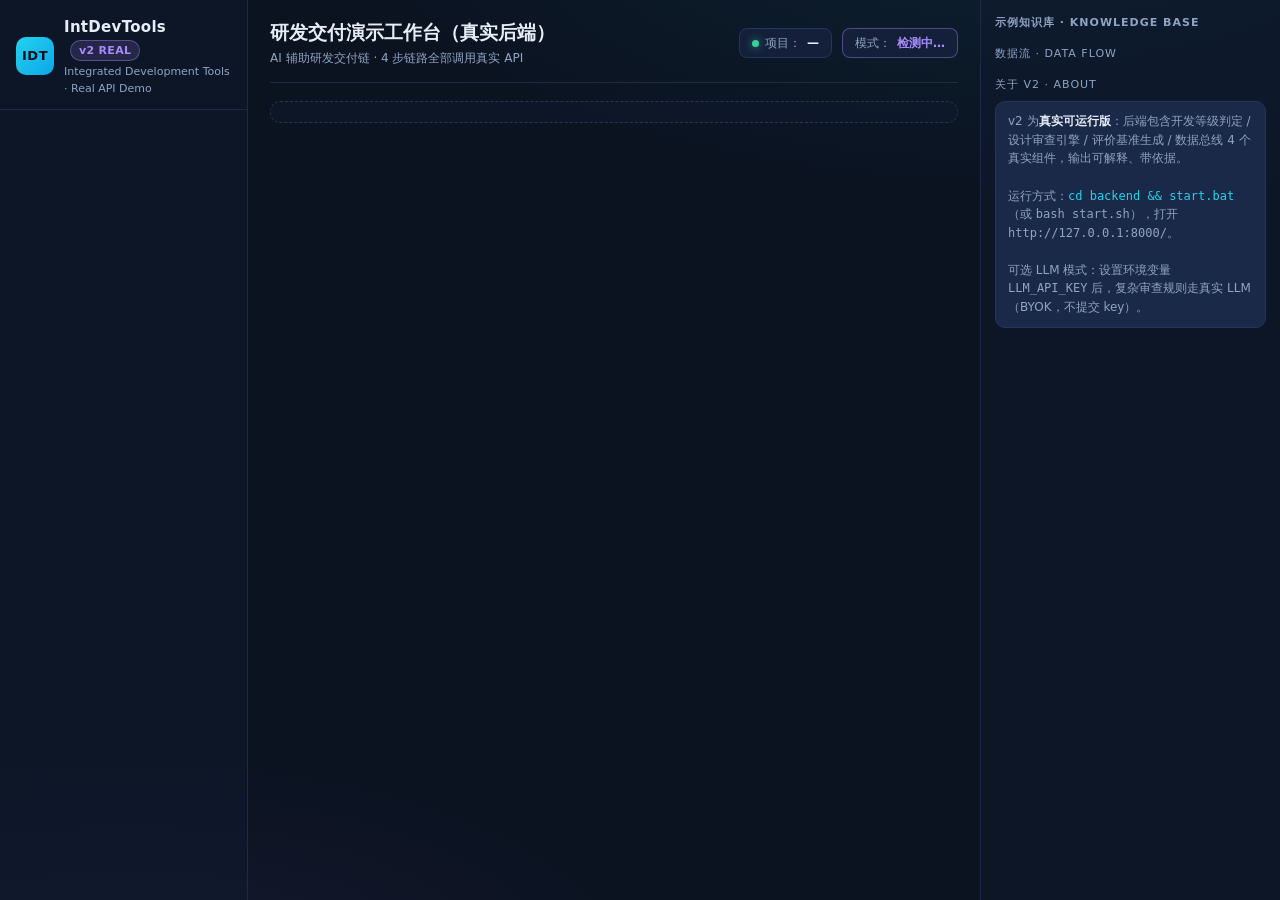
<file: index.html>
<!DOCTYPE html>
<html lang="zh-CN">
<head>
<meta charset="UTF-8" />
<meta http-equiv="refresh" content="0; url=demo/index.html" />
<title>IntDevTools 公开演示</title>
</head>
<body>
<p>正在跳转到公开演示… <a href="demo/index.html">点击此处打开演示</a></p>
</body>
</html>
</file>
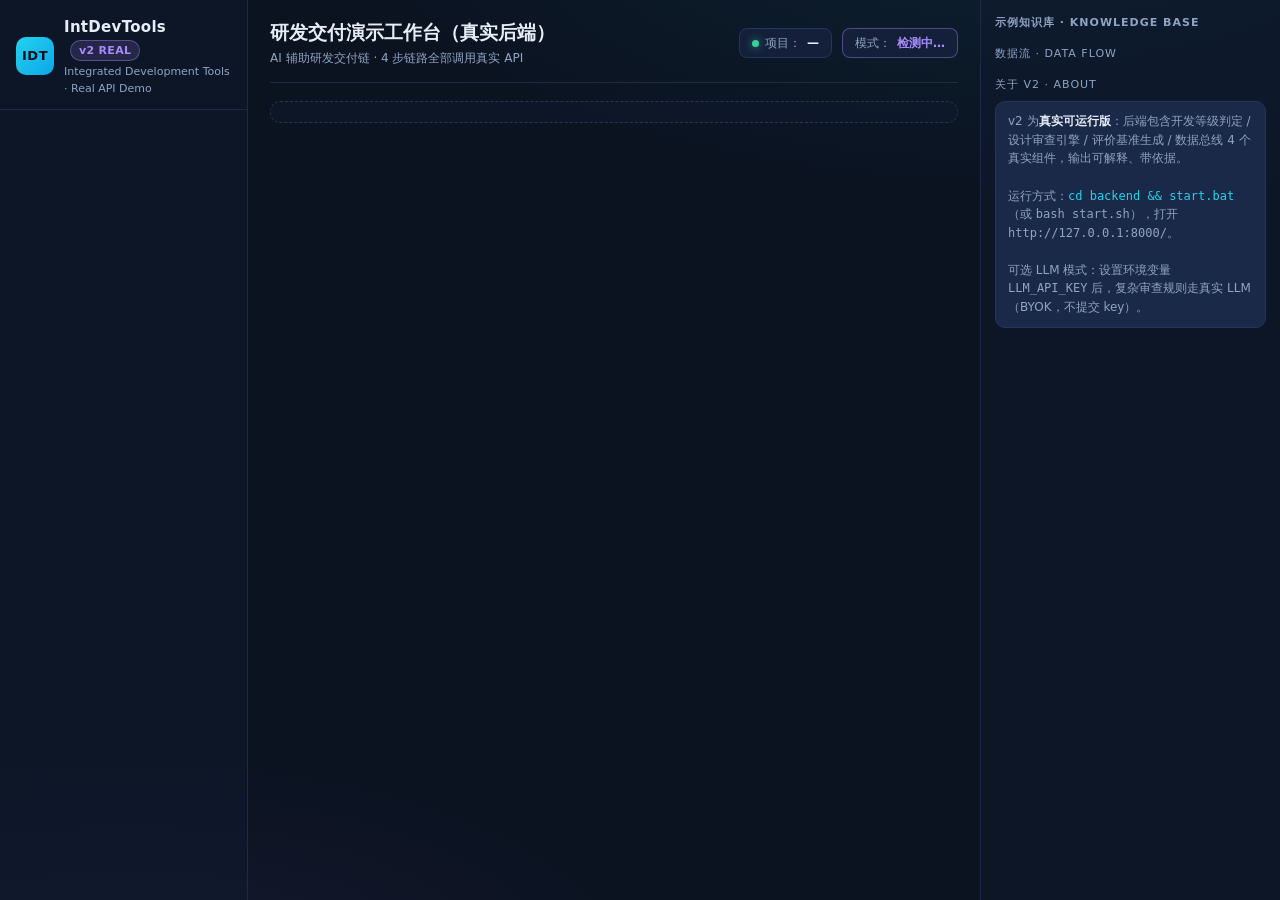
<file: demo/index.html>
<!DOCTYPE html>
<html lang="zh-CN">
<head>
<meta charset="UTF-8" />
<meta name="viewport" content="width=device-width, initial-scale=1.0" />
<title>IntDevTools 公开演示 v2 · 真实后端可运行版</title>
<meta name="description" content="IntDevTools 公开演示 v2：需求导入 → AI 设计审查 → AI 生成评价基准 → 知识沉淀，全部输出来自真实后端代码。所有数据为虚构示例。" />
<link rel="stylesheet" href="css/style.css" />
</head>
<body>
<div class="app">

  <!-- ================= 左侧：步骤导航 ================= -->
  <aside class="side-l">
    <div class="brand">
      <div class="brand-logo">IDT</div>
      <div>
        <div class="brand-name">IntDevTools<span class="badge-demo">v2 REAL</span></div>
        <div class="brand-sub">Integrated Development Tools · Real API Demo</div>
      </div>
    </div>
    <nav class="stepper" id="stepper"></nav>
  </aside>

  <!-- ================= 中间：主内容 ================= -->
  <main class="main">
    <header class="topbar">
      <div>
        <h1 id="page-title">研发交付演示工作台（真实后端）</h1>
        <div class="sub" id="page-sub">AI 辅助研发交付链 · 4 步链路全部调用真实 API</div>
      </div>
      <div style="display:flex;gap:10px;flex-wrap:wrap">
        <div class="chip"><span class="dot"></span><span>项目：</span><b id="chip-project">—</b></div>
        <div class="chip" id="chip-mode" style="border-color:rgba(167,139,250,0.4)">模式：<b style="color:var(--ai)">检测中…</b></div>
      </div>
    </header>
    <div id="view"></div>
    <div class="disclaimer" id="disclaimer"></div>
  </main>

  <!-- ================= 右侧：知识库 ================= -->
  <aside class="side-r">
    <div class="side-r-inner">
      <h4>示例知识库 · Knowledge Base</h4>
      <div id="kb-list"></div>
      <div class="kb-panel-title">数据流 · Data Flow</div>
      <div id="flow-list"></div>
      <div class="kb-panel-title">关于 v2 · About</div>
      <div class="kb-card" style="font-size:12px;color:var(--muted)">
        v2 为<b style="color:var(--text)">真实可运行版</b>：后端包含开发等级判定 / 设计审查引擎 / 评价基准生成 / 数据总线 4 个真实组件，输出可解释、带依据。<br/><br/>
        运行方式：<code style="color:var(--accent)">cd backend && start.bat</code>（或 <code>bash start.sh</code>），打开 <code>http://127.0.0.1:8000/</code>。<br/><br/>
        可选 LLM 模式：设置环境变量 <code>LLM_API_KEY</code> 后，复杂审查规则走真实 LLM（BYOK，不提交 key）。
      </div>
    </div>
  </aside>

</div>

<script src="js/api.js"></script>
<script src="js/app.js"></script>
</body>
</html>
</file>
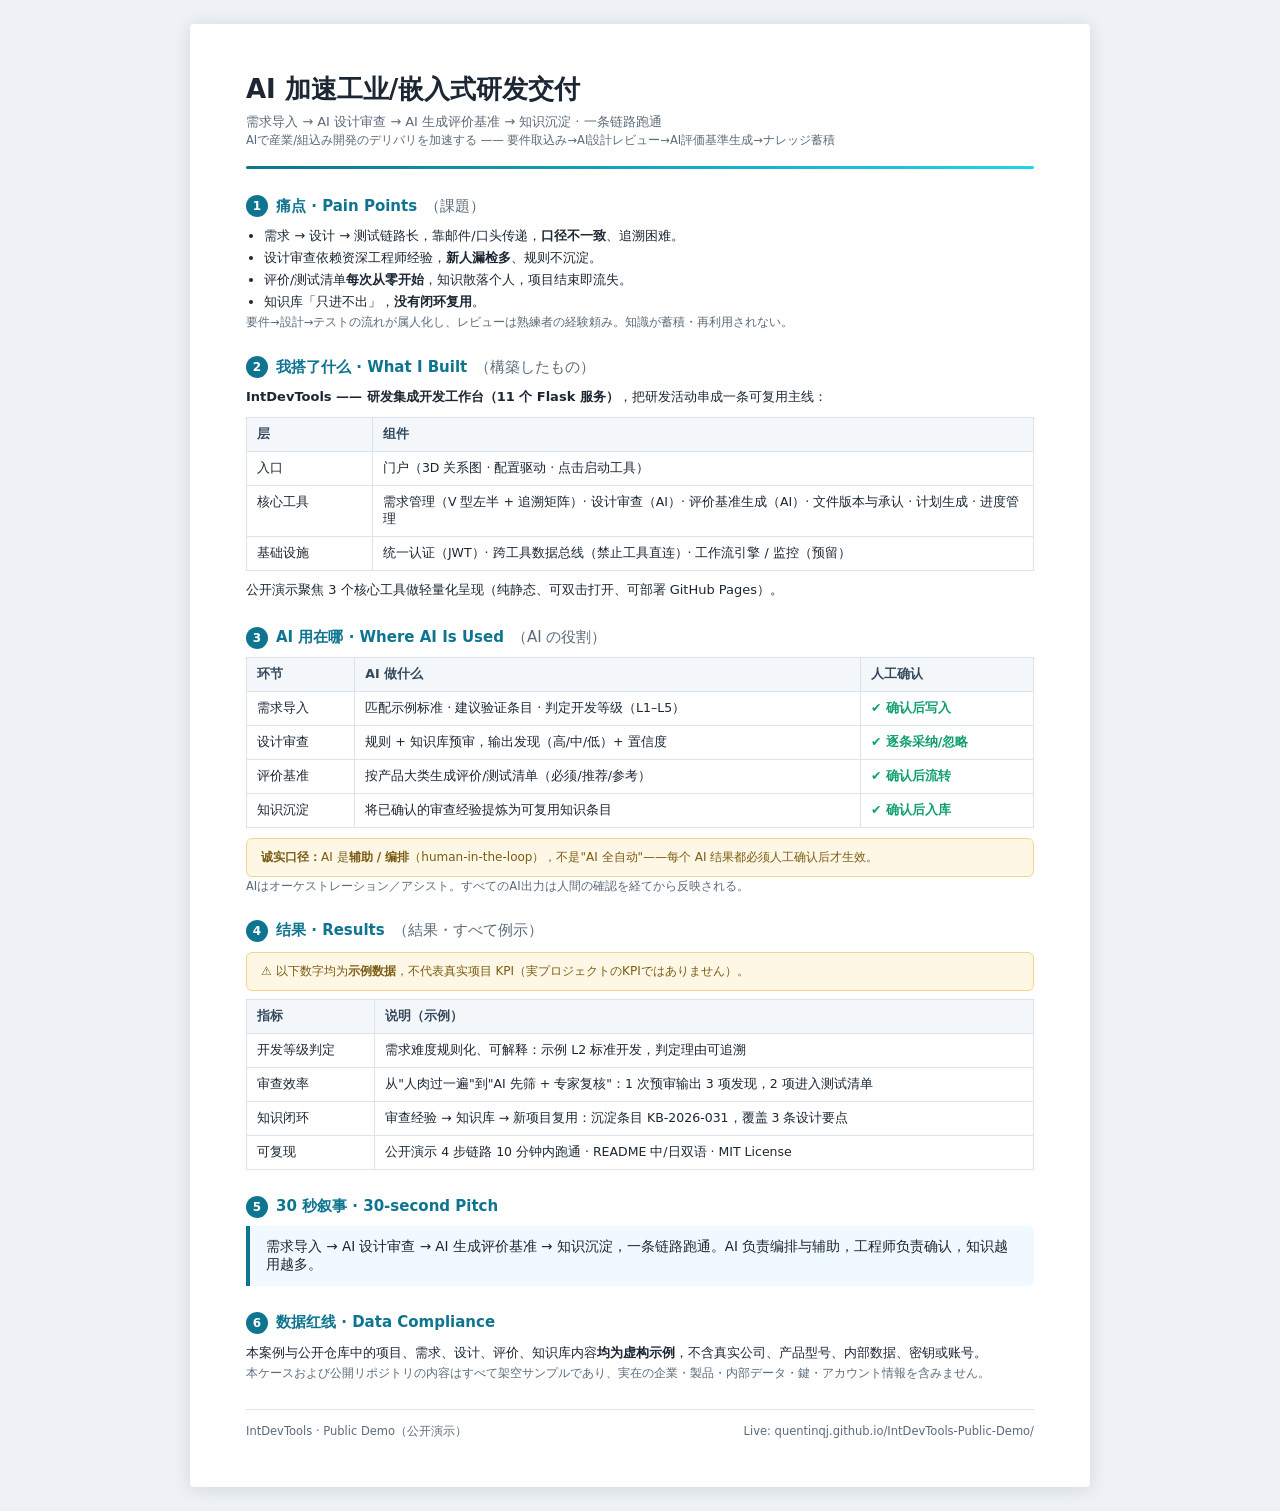
<file: docs/case-study.html>
<!DOCTYPE html>
<html lang="zh-CN">
<head>
<meta charset="UTF-8" />
<meta name="viewport" content="width=device-width, initial-scale=1.0" />
<title>AI 加速工业/嵌入式研发交付 · 一页案例</title>
<style>
  :root { --ink:#1c2733; --muted:#5c6b7a; --line:#dbe3ec; --acc:#0e7490; --bg:#ffffff; }
  * { box-sizing:border-box; margin:0; padding:0; }
  body { font-family:"Segoe UI","PingFang SC","Microsoft YaHei","Hiragino Sans",system-ui,sans-serif; color:var(--ink); background:#eef1f5; padding:24px 0; }
  .page { width: 900px; margin:0 auto; background:var(--bg); padding:48px 56px; box-shadow:0 2px 18px rgba(20,40,80,.12); border-radius:4px; }
  h1 { font-size:26px; line-height:1.35; }
  .sub { color:var(--muted); font-size:13px; margin-top:6px; }
  .rule { height:3px; background:linear-gradient(90deg,var(--acc),#22d3ee); margin:18px 0 22px; border-radius:2px; }
  h2 { font-size:15px; color:var(--acc); margin:26px 0 8px; display:flex; align-items:center; gap:8px; }
  h2 .no { background:var(--acc); color:#fff; width:22px; height:22px; border-radius:50%; display:inline-flex; align-items:center; justify-content:center; font-size:12px; flex:none; }
  p, li { font-size:13px; line-height:1.7; }
  ul { margin:6px 0 0 18px; }
  .jp { color:var(--muted); font-size:11.5px; margin-top:2px; }
  table { width:100%; border-collapse:collapse; margin-top:8px; font-size:12.5px; }
  th { background:#f3f7fa; color:#33475b; text-align:left; padding:8px 10px; border:1px solid var(--line); font-weight:600; }
  td { padding:8px 10px; border:1px solid var(--line); vertical-align:top; }
  .check { color:#0e9f6e; font-weight:700; }
  .note { background:#fff7e6; border:1px solid #f5d48a; border-radius:6px; padding:10px 14px; font-size:12px; color:#7a5b12; margin-top:10px; }
  .pitch { background:#f0f9ff; border-left:4px solid var(--acc); padding:12px 16px; border-radius:0 6px 6px 0; font-size:13.5px; font-weight:500; }
  .foot { margin-top:28px; padding-top:14px; border-top:1px solid var(--line); font-size:11.5px; color:var(--muted); display:flex; justify-content:space-between; gap:20px; }
  @media print { body { background:#fff; padding:0; } .page { box-shadow:none; width:100%; padding:20px 8mm; } }
</style>
</head>
<body>
<div class="page">
  <h1>AI 加速工业/嵌入式研发交付</h1>
  <div class="sub">需求导入 → AI 设计审查 → AI 生成评价基准 → 知识沉淀 · 一条链路跑通</div>
  <div class="jp">AIで産業/組込み開発のデリバリを加速する —— 要件取込み→AI設計レビュー→AI評価基準生成→ナレッジ蓄積</div>
  <div class="rule"></div>

  <h2><span class="no">1</span>痛点 · Pain Points <span style="font-weight:400;color:var(--muted)">（課題）</span></h2>
  <ul>
    <li>需求 → 设计 → 测试链路长，靠邮件/口头传递，<b>口径不一致</b>、追溯困难。</li>
    <li>设计审查依赖资深工程师经验，<b>新人漏检多</b>、规则不沉淀。</li>
    <li>评价/测试清单<b>每次从零开始</b>，知识散落个人，项目结束即流失。</li>
    <li>知识库「只进不出」，<b>没有闭环复用</b>。</li>
  </ul>
  <div class="jp">要件→設計→テストの流れが属人化し、レビューは熟練者の経験頼み。知識が蓄積・再利用されない。</div>

  <h2><span class="no">2</span>我搭了什么 · What I Built <span style="font-weight:400;color:var(--muted)">（構築したもの）</span></h2>
  <p><b>IntDevTools —— 研发集成开发工作台（11 个 Flask 服务）</b>，把研发活动串成一条可复用主线：</p>
  <table>
    <tr><th style="width:16%">层</th><th>组件</th></tr>
    <tr><td>入口</td><td>门户（3D 关系图 · 配置驱动 · 点击启动工具）</td></tr>
    <tr><td>核心工具</td><td>需求管理（V 型左半 + 追溯矩阵）· 设计审查（AI）· 评价基准生成（AI）· 文件版本与承认 · 计划生成 · 进度管理</td></tr>
    <tr><td>基础设施</td><td>统一认证（JWT）· 跨工具数据总线（禁止工具直连）· 工作流引擎 / 监控（预留）</td></tr>
  </table>
  <p style="margin-top:8px">公开演示聚焦 3 个核心工具做轻量化呈现（纯静态、可双击打开、可部署 GitHub Pages）。</p>

  <h2><span class="no">3</span>AI 用在哪 · Where AI Is Used <span style="font-weight:400;color:var(--muted)">（AI の役割）</span></h2>
  <table>
    <tr><th>环节</th><th>AI 做什么</th><th style="width:22%">人工确认</th></tr>
    <tr><td>需求导入</td><td>匹配示例标准 · 建议验证条目 · 判定开发等级（L1–L5）</td><td class="check">✔ 确认后写入</td></tr>
    <tr><td>设计审查</td><td>规则 + 知识库预审，输出发现（高/中/低）+ 置信度</td><td class="check">✔ 逐条采纳/忽略</td></tr>
    <tr><td>评价基准</td><td>按产品大类生成评价/测试清单（必须/推荐/参考）</td><td class="check">✔ 确认后流转</td></tr>
    <tr><td>知识沉淀</td><td>将已确认的审查经验提炼为可复用知识条目</td><td class="check">✔ 确认后入库</td></tr>
  </table>
  <div class="note"><b>诚实口径：</b>AI 是<b>辅助 / 编排</b>（human-in-the-loop），不是"AI 全自动"——每个 AI 结果都必须人工确认后才生效。</div>
  <div class="jp">AIはオーケストレーション／アシスト。すべてのAI出力は人間の確認を経てから反映される。</div>

  <h2><span class="no">4</span>结果 · Results <span style="font-weight:400;color:var(--muted)">（結果・すべて例示）</span></h2>
  <div class="note">⚠️ 以下数字均为<b>示例数据</b>，不代表真实项目 KPI（実プロジェクトのKPIではありません）。</div>
  <table>
    <tr><th>指标</th><th>说明（示例）</th></tr>
    <tr><td>开发等级判定</td><td>需求难度规则化、可解释：示例 L2 标准开发，判定理由可追溯</td></tr>
    <tr><td>审查效率</td><td>从"人肉过一遍"到"AI 先筛 + 专家复核"：1 次预审输出 3 项发现，2 项进入测试清单</td></tr>
    <tr><td>知识闭环</td><td>审查经验 → 知识库 → 新项目复用：沉淀条目 KB-2026-031，覆盖 3 条设计要点</td></tr>
    <tr><td>可复现</td><td>公开演示 4 步链路 10 分钟内跑通 · README 中/日双语 · MIT License</td></tr>
  </table>

  <h2><span class="no">5</span>30 秒叙事 · 30-second Pitch</h2>
  <div class="pitch">需求导入 → AI 设计审查 → AI 生成评价基准 → 知识沉淀，一条链路跑通。AI 负责编排与辅助，工程师负责确认，知识越用越多。</div>

  <h2><span class="no">6</span>数据红线 · Data Compliance</h2>
  <p>本案例与公开仓库中的项目、需求、设计、评价、知识库内容<b>均为虚构示例</b>，不含真实公司、产品型号、内部数据、密钥或账号。</p>
  <div class="jp">本ケースおよび公開リポジトリの内容はすべて架空サンプルであり、実在の企業・製品・内部データ・鍵・アカウント情報を含みません。</div>

  <div class="foot">
    <span>IntDevTools · Public Demo（公开演示）</span>
    <span>Live: quentinqj.github.io/IntDevTools-Public-Demo/</span>
  </div>
</div>
</body>
</html>
</file>
<file: demo/css/style.css>
/* =====================================================================
   IntDevTools 公开演示 · 样式
   Public demo stylesheet — dark engineering theme, no external deps.
   ===================================================================== */

:root {
  --bg: #0b1220;
  --bg-2: #101a2e;
  --panel: #14203a;
  --panel-2: #1a2947;
  --line: #24355c;
  --line-soft: #1c2a47;
  --text: #e6edf7;
  --muted: #8fa3c2;
  --accent: #22d3ee;
  --accent-2: #38bdf8;
  --ok: #34d399;
  --warn: #f59e0b;
  --danger: #f87171;
  --ai: #a78bfa;
  --mono: "Cascadia Code", "JetBrains Mono", Consolas, "Courier New", monospace;
  --sans: "Segoe UI", "PingFang SC", "Microsoft YaHei", "Hiragino Sans", system-ui, sans-serif;
}

* { box-sizing: border-box; margin: 0; padding: 0; }

html, body { height: 100%; }

body {
  font-family: var(--sans);
  background:
    radial-gradient(1200px 500px at 80% -10%, rgba(34, 211, 238, 0.08), transparent 60%),
    radial-gradient(900px 400px at 10% 110%, rgba(167, 139, 250, 0.07), transparent 60%),
    var(--bg);
  color: var(--text);
  font-size: 14px;
  line-height: 1.55;
  overflow-x: hidden;
}

/* ---------- layout ---------- */
.app { display: grid; grid-template-columns: 248px 1fr 300px; min-height: 100vh; gap: 0; }
.side-l { border-right: 1px solid var(--line-soft); background: rgba(16, 26, 46, 0.55); }
.side-r { border-left: 1px solid var(--line-soft); background: rgba(16, 26, 46, 0.55); }
.main { padding: 18px 22px 40px; min-width: 0; }

/* ---------- brand / top bar ---------- */
.brand { display: flex; align-items: center; gap: 10px; padding: 16px 16px 12px; border-bottom: 1px solid var(--line-soft); }
.brand-logo {
  width: 38px; height: 38px; border-radius: 10px; flex: none;
  background: linear-gradient(135deg, var(--accent), #0ea5e9);
  display: flex; align-items: center; justify-content: center;
  font-weight: 800; color: #06121f; font-size: 13px; letter-spacing: 0.5px;
}
.brand-name { font-weight: 700; font-size: 15px; letter-spacing: 0.3px; }
.brand-sub { font-size: 11px; color: var(--muted); }
.badge-demo {
  display: inline-block; margin-left: 6px; padding: 1px 8px; border-radius: 99px;
  background: rgba(167, 139, 250, 0.15); border: 1px solid rgba(167, 139, 250, 0.4);
  color: var(--ai); font-size: 11px; vertical-align: middle;
}

.topbar {
  display: flex; align-items: center; justify-content: space-between; gap: 12px;
  padding-bottom: 14px; border-bottom: 1px solid var(--line-soft); margin-bottom: 16px; flex-wrap: wrap;
}
.topbar h1 { font-size: 19px; font-weight: 700; }
.topbar .sub { color: var(--muted); font-size: 12px; margin-top: 2px; }
.chip {
  display: inline-flex; align-items: center; gap: 6px; padding: 5px 12px;
  border: 1px solid var(--line); border-radius: 8px; background: var(--panel); font-size: 12px; color: var(--muted);
}
.chip b { color: var(--text); }
.chip .dot { width: 7px; height: 7px; border-radius: 50%; background: var(--ok); box-shadow: 0 0 8px rgba(52, 211, 153, 0.7); }

/* ---------- stepper (left rail) ---------- */
.stepper { padding: 14px 12px; }
.step-title-hint { font-size: 11px; color: var(--muted); text-transform: uppercase; letter-spacing: 1px; padding: 0 8px 10px; }
.step {
  display: flex; gap: 10px; padding: 10px 8px; border-radius: 10px; cursor: pointer;
  border: 1px solid transparent; margin-bottom: 4px; transition: background 0.15s, border-color 0.15s;
}
.step:hover { background: rgba(34, 211, 238, 0.06); }
.step.active { border-color: rgba(34, 211, 238, 0.5); background: rgba(34, 211, 238, 0.1); }
.step .num {
  width: 26px; height: 26px; flex: none; border-radius: 50%; font-size: 12px; font-weight: 700;
  display: flex; align-items: center; justify-content: center;
  border: 1.5px solid var(--line); color: var(--muted); background: var(--panel);
}
.step.active .num { border-color: var(--accent); color: var(--accent); box-shadow: 0 0 10px rgba(34, 211, 238, 0.35); }
.step.done .num { border-color: var(--ok); color: var(--ok); background: rgba(52, 211, 153, 0.1); }
.step .st-name { font-weight: 600; font-size: 13px; }
.step .st-en { font-size: 11px; color: var(--muted); }
.step .st-state { font-size: 11px; margin-top: 2px; }
.step.done .st-state { color: var(--ok); }
.step.active .st-state { color: var(--accent); }

.flow-mini { margin-top: 16px; padding: 12px 10px; border: 1px solid var(--line-soft); border-radius: 10px; }
.flow-mini h4 { font-size: 11px; color: var(--muted); text-transform: uppercase; letter-spacing: 1px; margin-bottom: 8px; }
.flow-node { display: flex; flex-direction: column; gap: 3px; font-size: 11.5px; }
.flow-node span { padding: 4px 8px; border: 1px solid var(--line); border-radius: 6px; background: var(--panel); }
.flow-node .arrow { text-align: center; color: var(--muted); border: none; background: none; padding: 0; }
.flow-node .arrow small { font-size: 10px; }

/* ---------- panels ---------- */
.panel { background: var(--panel); border: 1px solid var(--line); border-radius: 12px; padding: 16px; margin-bottom: 14px; }
.panel h3 { font-size: 14px; font-weight: 700; margin-bottom: 4px; display: flex; align-items: center; gap: 8px; }
.panel h3 .en { font-size: 11px; color: var(--muted); font-weight: 400; }
.panel .desc { color: var(--muted); font-size: 12px; margin-bottom: 12px; }
.panel-title-row { display: flex; align-items: center; justify-content: space-between; margin-bottom: 4px; }

.tag { display: inline-block; padding: 1px 8px; border-radius: 99px; font-size: 11px; border: 1px solid var(--line); color: var(--muted); background: var(--panel-2); }
.tag.ai { border-color: rgba(167, 139, 250, 0.45); color: var(--ai); background: rgba(167, 139, 250, 0.1); }
.tag.ok { border-color: rgba(52, 211, 153, 0.45); color: var(--ok); background: rgba(52, 211, 153, 0.08); }
.tag.warn { border-color: rgba(245, 158, 11, 0.5); color: var(--warn); background: rgba(245, 158, 11, 0.08); }
.tag.danger { border-color: rgba(248, 113, 113, 0.5); color: var(--danger); background: rgba(248, 113, 113, 0.08); }

/* AI banner */
.ai-banner {
  display: flex; gap: 10px; align-items: flex-start; padding: 10px 12px; border-radius: 10px;
  background: linear-gradient(90deg, rgba(167, 139, 250, 0.12), rgba(34, 211, 238, 0.06));
  border: 1px solid rgba(167, 139, 250, 0.3); margin-bottom: 12px; font-size: 12px; color: #cdd9f2;
}
.ai-banner .ai-ico { font-size: 16px; }
.ai-banner b { color: var(--ai); }
.ai-banner .human-note { color: var(--muted); font-size: 11px; margin-top: 2px; }

/* table */
table { width: 100%; border-collapse: collapse; font-size: 12.5px; }
th { text-align: left; color: var(--muted); font-weight: 600; font-size: 11px; text-transform: uppercase; letter-spacing: 0.5px; padding: 7px 10px; border-bottom: 1px solid var(--line); }
td { padding: 8px 10px; border-bottom: 1px solid var(--line-soft); vertical-align: top; }
tr:last-child td { border-bottom: none; }
.hl { background: rgba(34, 211, 238, 0.07); }

/* badges in cells */
.pri-high { color: var(--danger); font-weight: 600; }
.pri-mid { color: var(--warn); font-weight: 600; }
.pri-low { color: var(--muted); }

/* findings */
.finding { border: 1px solid var(--line); border-radius: 10px; padding: 12px 14px; margin-bottom: 10px; background: var(--panel-2); }
.finding .fh { display: flex; align-items: center; gap: 8px; flex-wrap: wrap; margin-bottom: 6px; }
.finding .ft { font-weight: 700; font-size: 13px; }
.finding .fd { color: var(--muted); font-size: 12.5px; margin-bottom: 8px; }
.finding .meta { font-size: 11.5px; color: var(--muted); display: flex; gap: 14px; flex-wrap: wrap; margin-bottom: 8px; }
.finding .meta b { color: var(--text); font-weight: 600; }
.confbar { height: 4px; border-radius: 2px; background: rgba(139, 155, 189, 0.2); overflow: hidden; margin-top: 3px; }
.confbar i { display: block; height: 100%; background: linear-gradient(90deg, var(--ai), var(--accent)); }

/* checklist rows */
.chk-row { display: flex; align-items: center; gap: 10px; padding: 7px 10px; border-bottom: 1px solid var(--line-soft); font-size: 12.5px; }
.chk-row:last-child { border-bottom: none; }
.chk-row .box { width: 16px; height: 16px; border-radius: 4px; border: 1.5px solid var(--line); flex: none; display: flex; align-items: center; justify-content: center; font-size: 11px; color: transparent; }
.chk-row.done .box { border-color: var(--ok); color: var(--ok); background: rgba(52, 211, 153, 0.1); }
.chk-row .item { flex: 1; }
.chk-row .sev { width: 46px; text-align: center; font-size: 11px; padding: 2px 0; border-radius: 6px; }
.sev-must { color: var(--danger); border: 1px solid rgba(248, 113, 113, 0.4); background: rgba(248, 113, 113, 0.08); }
.sev-rec { color: var(--warn); border: 1px solid rgba(245, 158, 11, 0.4); background: rgba(245, 158, 11, 0.08); }
.sev-ref { color: var(--muted); border: 1px solid var(--line); background: var(--panel); }
.chk-row .std { width: 150px; color: var(--muted); font-size: 11px; font-family: var(--mono); }

/* buttons */
.btn {
  display: inline-flex; align-items: center; gap: 6px; padding: 8px 16px; border-radius: 8px;
  border: 1px solid var(--line); background: var(--panel-2); color: var(--text);
  font-size: 13px; cursor: pointer; font-family: var(--sans); transition: all 0.15s; font-weight: 600;
}
.btn:hover { border-color: var(--accent); }
.btn.primary { background: linear-gradient(135deg, var(--accent), #0ea5e9); border-color: transparent; color: #06121f; }
.btn.primary:hover { filter: brightness(1.08); }
.btn.ghost { background: transparent; }
.btn.small { padding: 4px 10px; font-size: 12px; }
.btn:disabled { opacity: 0.4; cursor: not-allowed; }
.btn-row { display: flex; gap: 10px; margin-top: 14px; flex-wrap: wrap; }

/* typing / AI effect */
.ai-thinking { display: inline-flex; align-items: center; gap: 8px; color: var(--ai); font-size: 12.5px; }
.ai-thinking .bar { display: inline-flex; gap: 3px; }
.ai-thinking .bar i { width: 5px; height: 5px; border-radius: 50%; background: var(--ai); animation: blink 1s infinite; }
.ai-thinking .bar i:nth-child(2) { animation-delay: 0.2s; }
.ai-thinking .bar i:nth-child(3) { animation-delay: 0.4s; }
@keyframes blink { 0%, 100% { opacity: 0.2; } 50% { opacity: 1; } }

/* KB right panel */
.kb-card { border: 1px solid var(--line); border-radius: 10px; padding: 10px 12px; margin-bottom: 8px; background: var(--panel-2); }
.kb-card .t { font-weight: 600; font-size: 12.5px; margin-bottom: 3px; }
.kb-card .c { color: var(--muted); font-size: 11px; margin-bottom: 5px; }
.kb-card .tags { display: flex; gap: 4px; flex-wrap: wrap; }
.kb-card.new { border-color: rgba(52, 211, 153, 0.5); box-shadow: 0 0 12px rgba(52, 211, 153, 0.12); }
.kb-card.new .t::after { content: " NEW"; color: var(--ok); font-size: 10px; }
.kb-panel-title { font-size: 11px; color: var(--muted); text-transform: uppercase; letter-spacing: 1px; margin: 14px 0 8px; }

/* right panel base */
.side-r-inner { padding: 14px 14px 30px; }
.side-r h4 { font-size: 11px; color: var(--muted); text-transform: uppercase; letter-spacing: 1px; margin-bottom: 10px; }

/* contribution */
.cont-body { background: var(--panel-2); border: 1px solid var(--line); border-radius: 10px; padding: 12px 14px; font-size: 12.5px; }
.cont-body li { margin: 4px 0 4px 16px; color: #c9d6ee; }
.cont-meta { font-size: 11.5px; color: var(--muted); margin-top: 8px; }

/* section heading inside main */
.section-title { font-size: 15px; font-weight: 700; margin: 4px 0 12px; display: flex; align-items: center; gap: 8px; }
.section-title .en { font-size: 11px; color: var(--muted); font-weight: 400; }

/* disclaimer */
.disclaimer {
  margin-top: 18px; padding: 10px 14px; border-radius: 10px; font-size: 11.5px; color: var(--muted);
  border: 1px dashed var(--line); background: rgba(16, 26, 46, 0.6);
}
.disclaimer b { color: var(--warn); }

/* design doc */
.dd-sec { border: 1px solid var(--line-soft); border-radius: 8px; padding: 10px 12px; margin-bottom: 8px; background: rgba(16, 26, 46, 0.5); }
.dd-sec .dn { font-weight: 700; font-size: 12.5px; margin-bottom: 2px; color: var(--accent-2); }
.dd-sec .dc { font-size: 12.5px; color: #c9d6ee; }
.dd-sec .dt { margin-top: 4px; }

/* spec table for assessment */
.spec-grid { display: grid; grid-template-columns: 1fr 1fr; gap: 10px; }
.spec-box { border: 1px solid var(--line); border-radius: 10px; padding: 10px 12px; background: var(--panel-2); }
.spec-box .k { font-size: 11px; color: var(--muted); margin-bottom: 4px; }
.spec-box .v { font-size: 13px; font-weight: 600; }
.spec-box .v small { font-weight: 400; color: var(--muted); }
.level-badge { color: var(--accent); font-family: var(--mono); font-size: 14px; }

/* progress line in stepper */
.progress-line { margin: 6px 0 6px 21px; width: 2px; height: 10px; background: var(--line-soft); }
.progress-line.done { background: rgba(52, 211, 153, 0.5); }

/* hide scrollbars in export mode not needed */
::-webkit-scrollbar { width: 9px; height: 9px; }
::-webkit-scrollbar-thumb { background: #24355c; border-radius: 5px; }
::-webkit-scrollbar-track { background: transparent; }

/* responsive */
@media (max-width: 1180px) {
  .app { grid-template-columns: 220px 1fr; }
  .side-r { display: none; }
}
@media (max-width: 820px) {
  .app { grid-template-columns: 1fr; }
  .side-l { display: none; }
  .spec-grid { grid-template-columns: 1fr; }
}

/* export mode (for screenshots): flatten everything, no animations */
body.export .ai-thinking { display: none; }
body.export .btn { visibility: hidden; }
body.export .anim { animation: none !important; }
</file>
